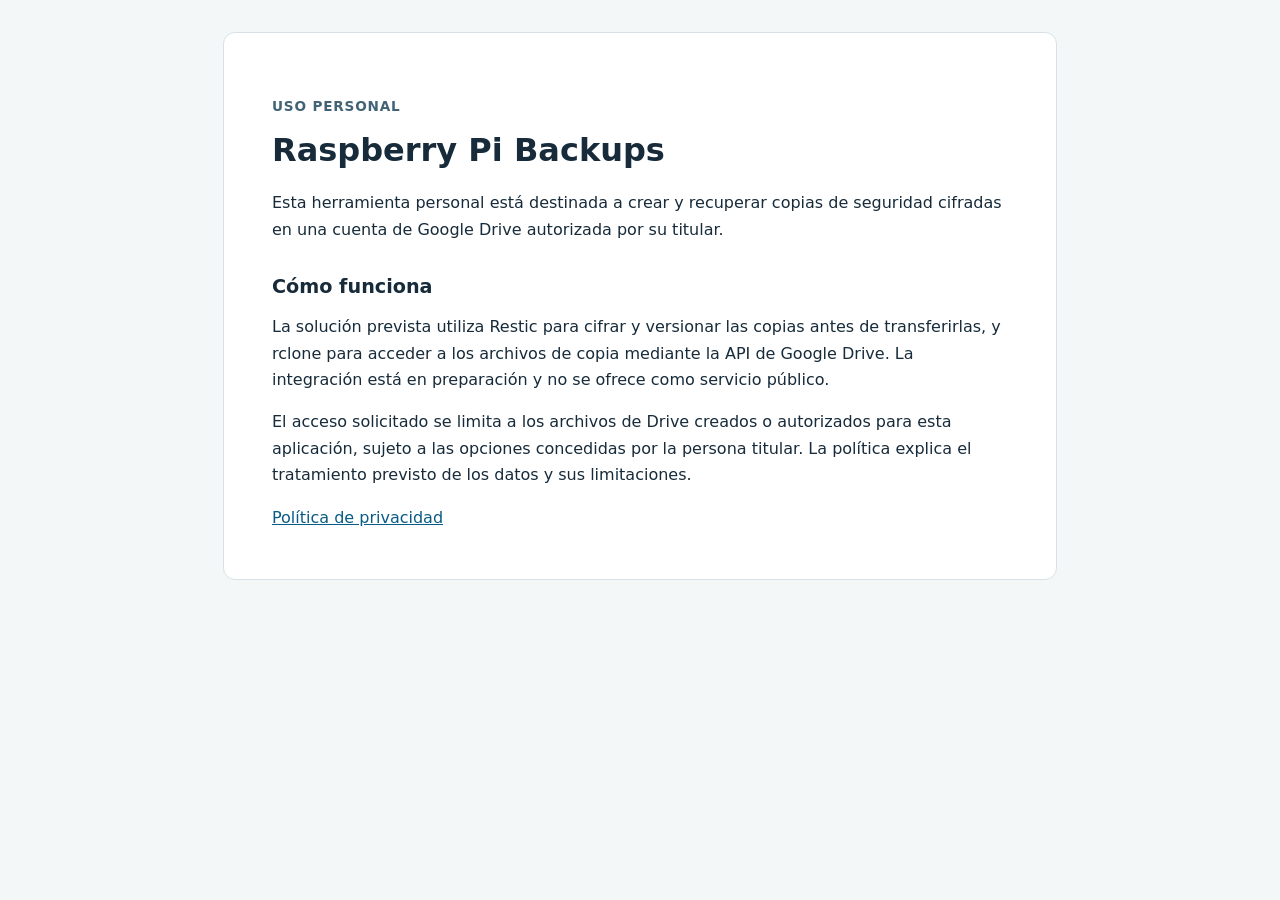
<file: index.html>
<!doctype html>
<html lang="es">
<head>
  <meta charset="utf-8">
  <meta name="viewport" content="width=device-width, initial-scale=1">
  <meta name="description" content="Información sobre una herramienta personal de copias de seguridad cifradas en Google Drive.">
  <title>Raspberry Pi Backups</title>
  <link rel="stylesheet" href="styles.css">
</head>
<body>
  <main>
    <p class="eyebrow">Uso personal</p>
    <h1>Raspberry Pi Backups</h1>
    <p>Esta herramienta personal está destinada a crear y recuperar copias de seguridad cifradas en una cuenta de Google Drive autorizada por su titular.</p>
    <h2>Cómo funciona</h2>
    <p>La solución prevista utiliza Restic para cifrar y versionar las copias antes de transferirlas, y rclone para acceder a los archivos de copia mediante la API de Google Drive. La integración está en preparación y no se ofrece como servicio público.</p>
    <p>El acceso solicitado se limita a los archivos de Drive creados o autorizados para esta aplicación, sujeto a las opciones concedidas por la persona titular. La política explica el tratamiento previsto de los datos y sus limitaciones.</p>
    <nav aria-label="Información legal"><a href="privacy.html">Política de privacidad</a></nav>
  </main>
</body>
</html>
</file>
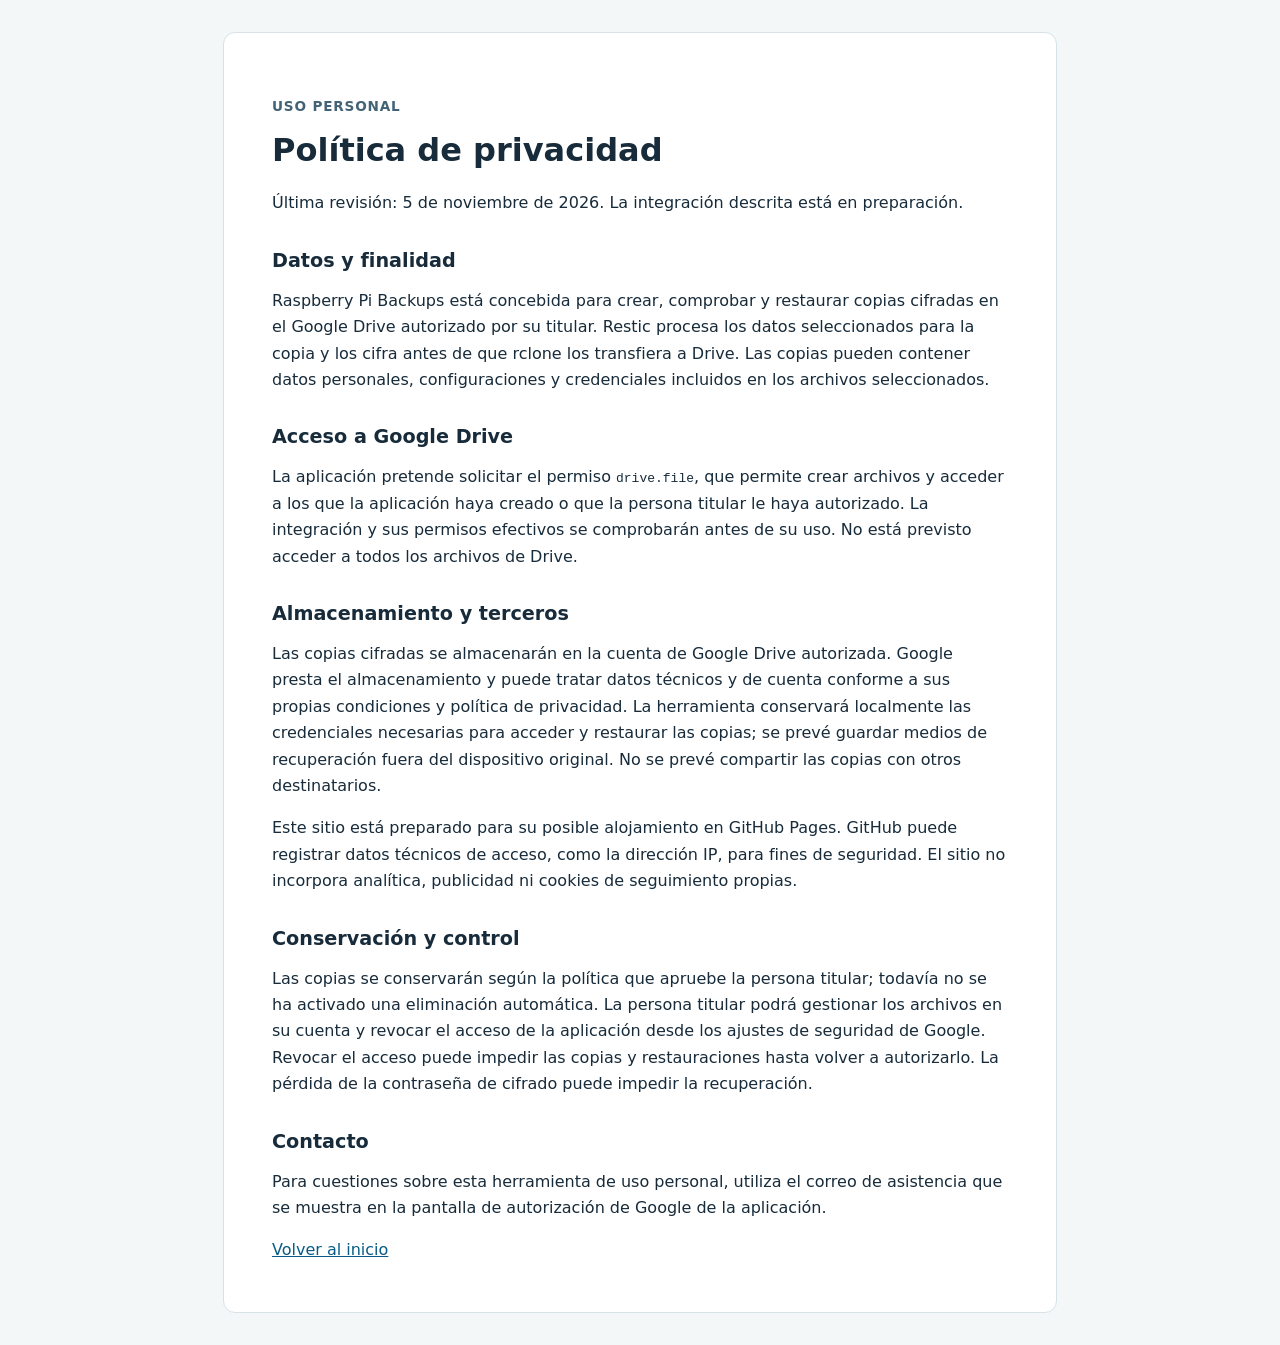
<file: privacy.html>
<!doctype html>
<html lang="es">
<head>
  <meta charset="utf-8">
  <meta name="viewport" content="width=device-width, initial-scale=1">
  <title>Política de privacidad · Raspberry Pi Backups</title>
  <link rel="stylesheet" href="styles.css">
</head>
<body>
  <main>
    <p class="eyebrow">Uso personal</p>
    <h1>Política de privacidad</h1>
    <p>Última revisión: 5 de noviembre de 2026. La integración descrita está en preparación.</p>
    <h2>Datos y finalidad</h2>
    <p>Raspberry Pi Backups está concebida para crear, comprobar y restaurar copias cifradas en el Google Drive autorizado por su titular. Restic procesa los datos seleccionados para la copia y los cifra antes de que rclone los transfiera a Drive. Las copias pueden contener datos personales, configuraciones y credenciales incluidos en los archivos seleccionados.</p>
    <h2>Acceso a Google Drive</h2>
    <p>La aplicación pretende solicitar el permiso <code>drive.file</code>, que permite crear archivos y acceder a los que la aplicación haya creado o que la persona titular le haya autorizado. La integración y sus permisos efectivos se comprobarán antes de su uso. No está previsto acceder a todos los archivos de Drive.</p>
    <h2>Almacenamiento y terceros</h2>
    <p>Las copias cifradas se almacenarán en la cuenta de Google Drive autorizada. Google presta el almacenamiento y puede tratar datos técnicos y de cuenta conforme a sus propias condiciones y política de privacidad. La herramienta conservará localmente las credenciales necesarias para acceder y restaurar las copias; se prevé guardar medios de recuperación fuera del dispositivo original. No se prevé compartir las copias con otros destinatarios.</p>
    <p>Este sitio está preparado para su posible alojamiento en GitHub Pages. GitHub puede registrar datos técnicos de acceso, como la dirección IP, para fines de seguridad. El sitio no incorpora analítica, publicidad ni cookies de seguimiento propias.</p>
    <h2>Conservación y control</h2>
    <p>Las copias se conservarán según la política que apruebe la persona titular; todavía no se ha activado una eliminación automática. La persona titular podrá gestionar los archivos en su cuenta y revocar el acceso de la aplicación desde los ajustes de seguridad de Google. Revocar el acceso puede impedir las copias y restauraciones hasta volver a autorizarlo. La pérdida de la contraseña de cifrado puede impedir la recuperación.</p>
    <h2>Contacto</h2>
    <p>Para cuestiones sobre esta herramienta de uso personal, utiliza el correo de asistencia que se muestra en la pantalla de autorización de Google de la aplicación.</p>
    <nav aria-label="Navegación"><a href="index.html">Volver al inicio</a></nav>
  </main>
</body>
</html>
</file>
<file: styles.css>
:root { color-scheme: light; font-family: system-ui, sans-serif; color: #172b3a; background: #f4f7f8; line-height: 1.65; }
body { margin: 0; padding: 2rem 1rem; }
main { max-width: 46rem; margin: auto; padding: clamp(1.5rem, 5vw, 3rem); background: white; border: 1px solid #d6e2e6; border-radius: .75rem; }
h1, h2 { line-height: 1.2; }
h1 { margin-top: .35rem; }
h2 { margin-top: 2rem; font-size: 1.2rem; }
.eyebrow { color: #426375; font-size: .85rem; font-weight: 700; letter-spacing: .06em; text-transform: uppercase; }
a { color: #075b86; }
a:focus-visible { outline: 3px solid #075b86; outline-offset: 3px; }
code { overflow-wrap: anywhere; }
</file>
